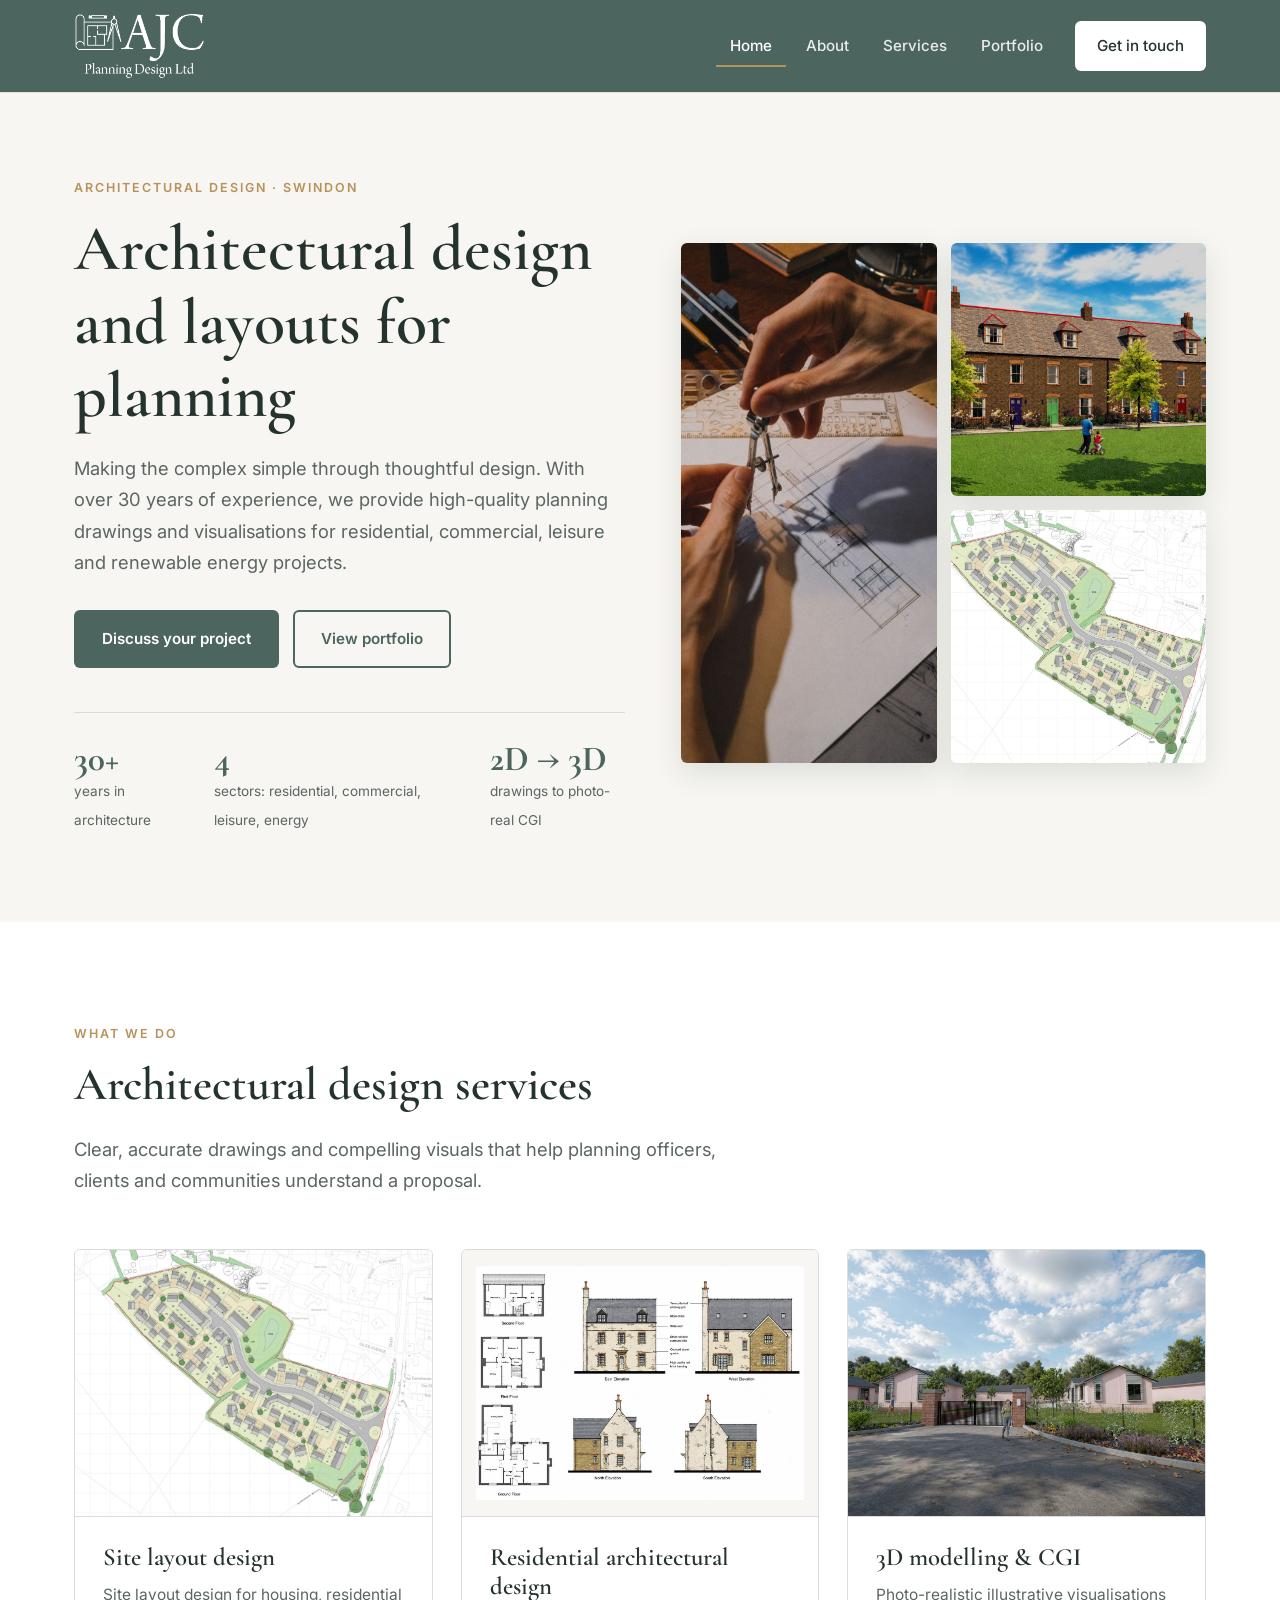
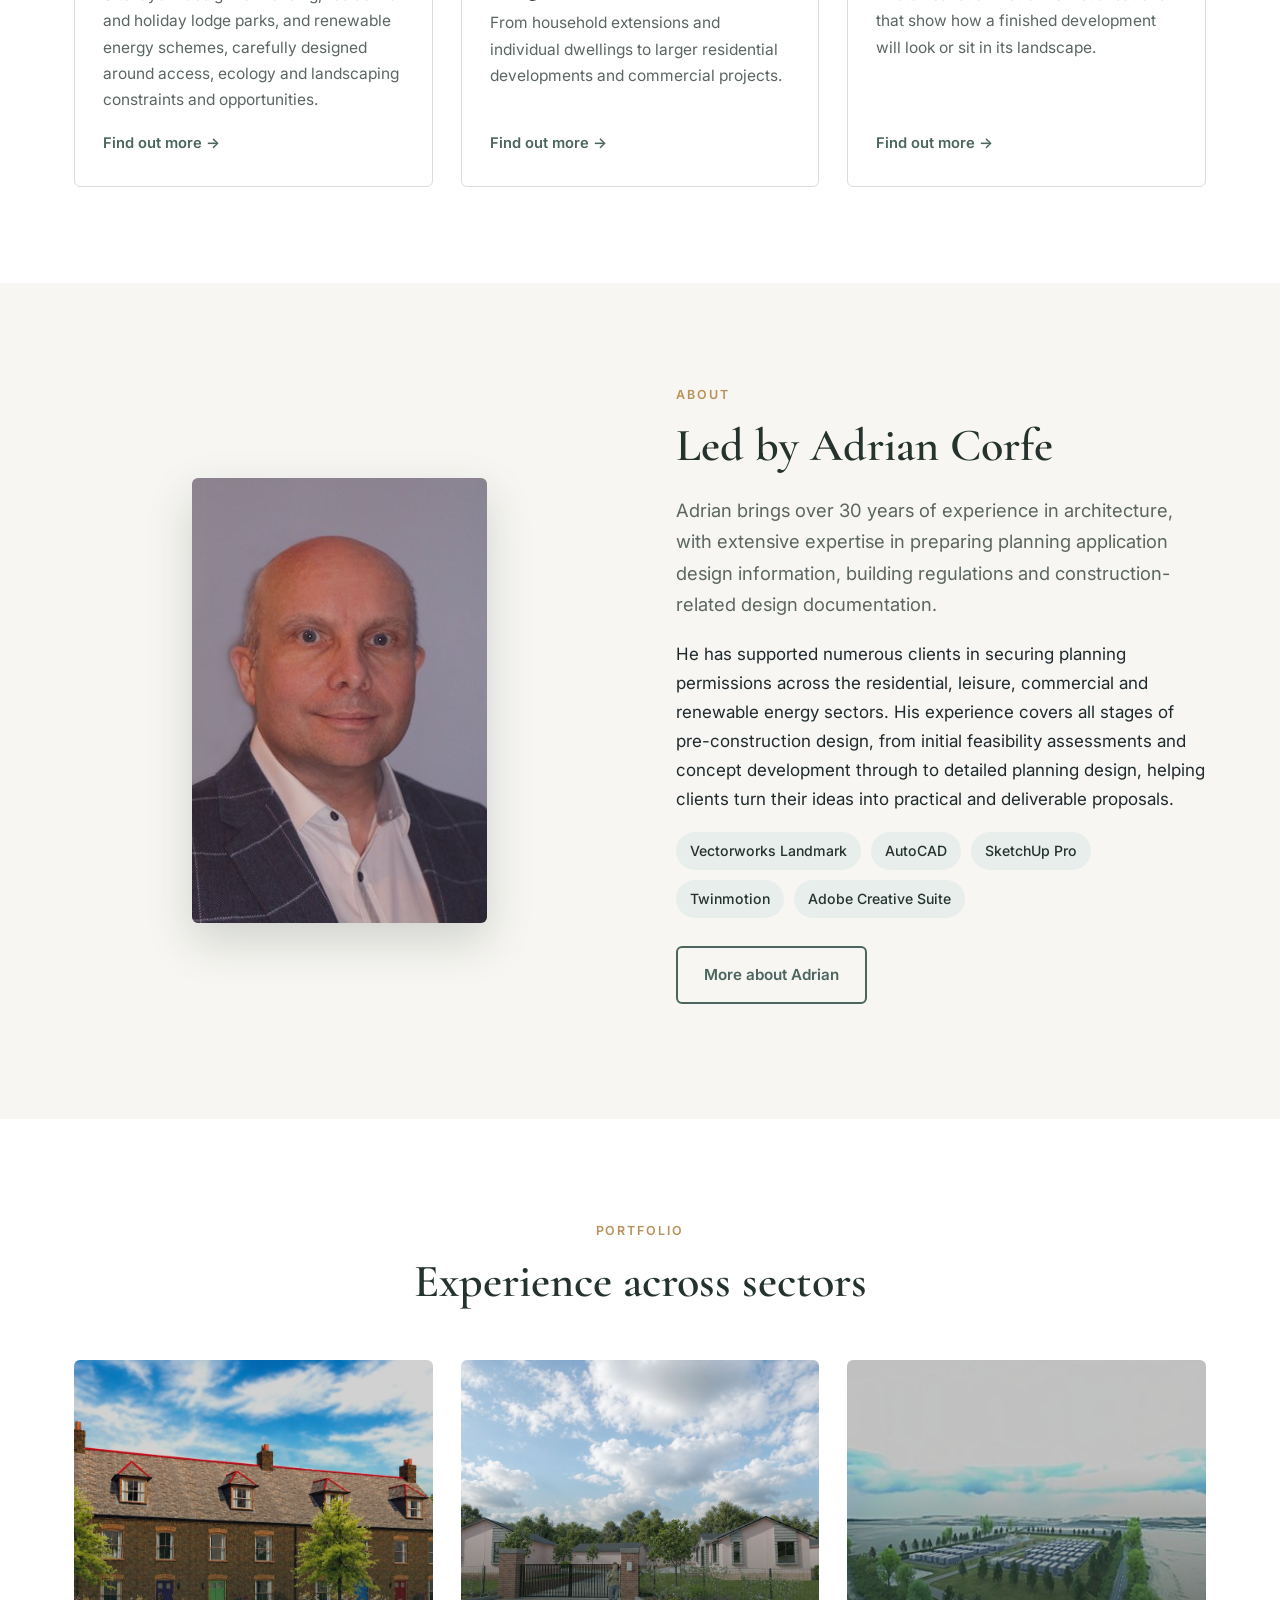
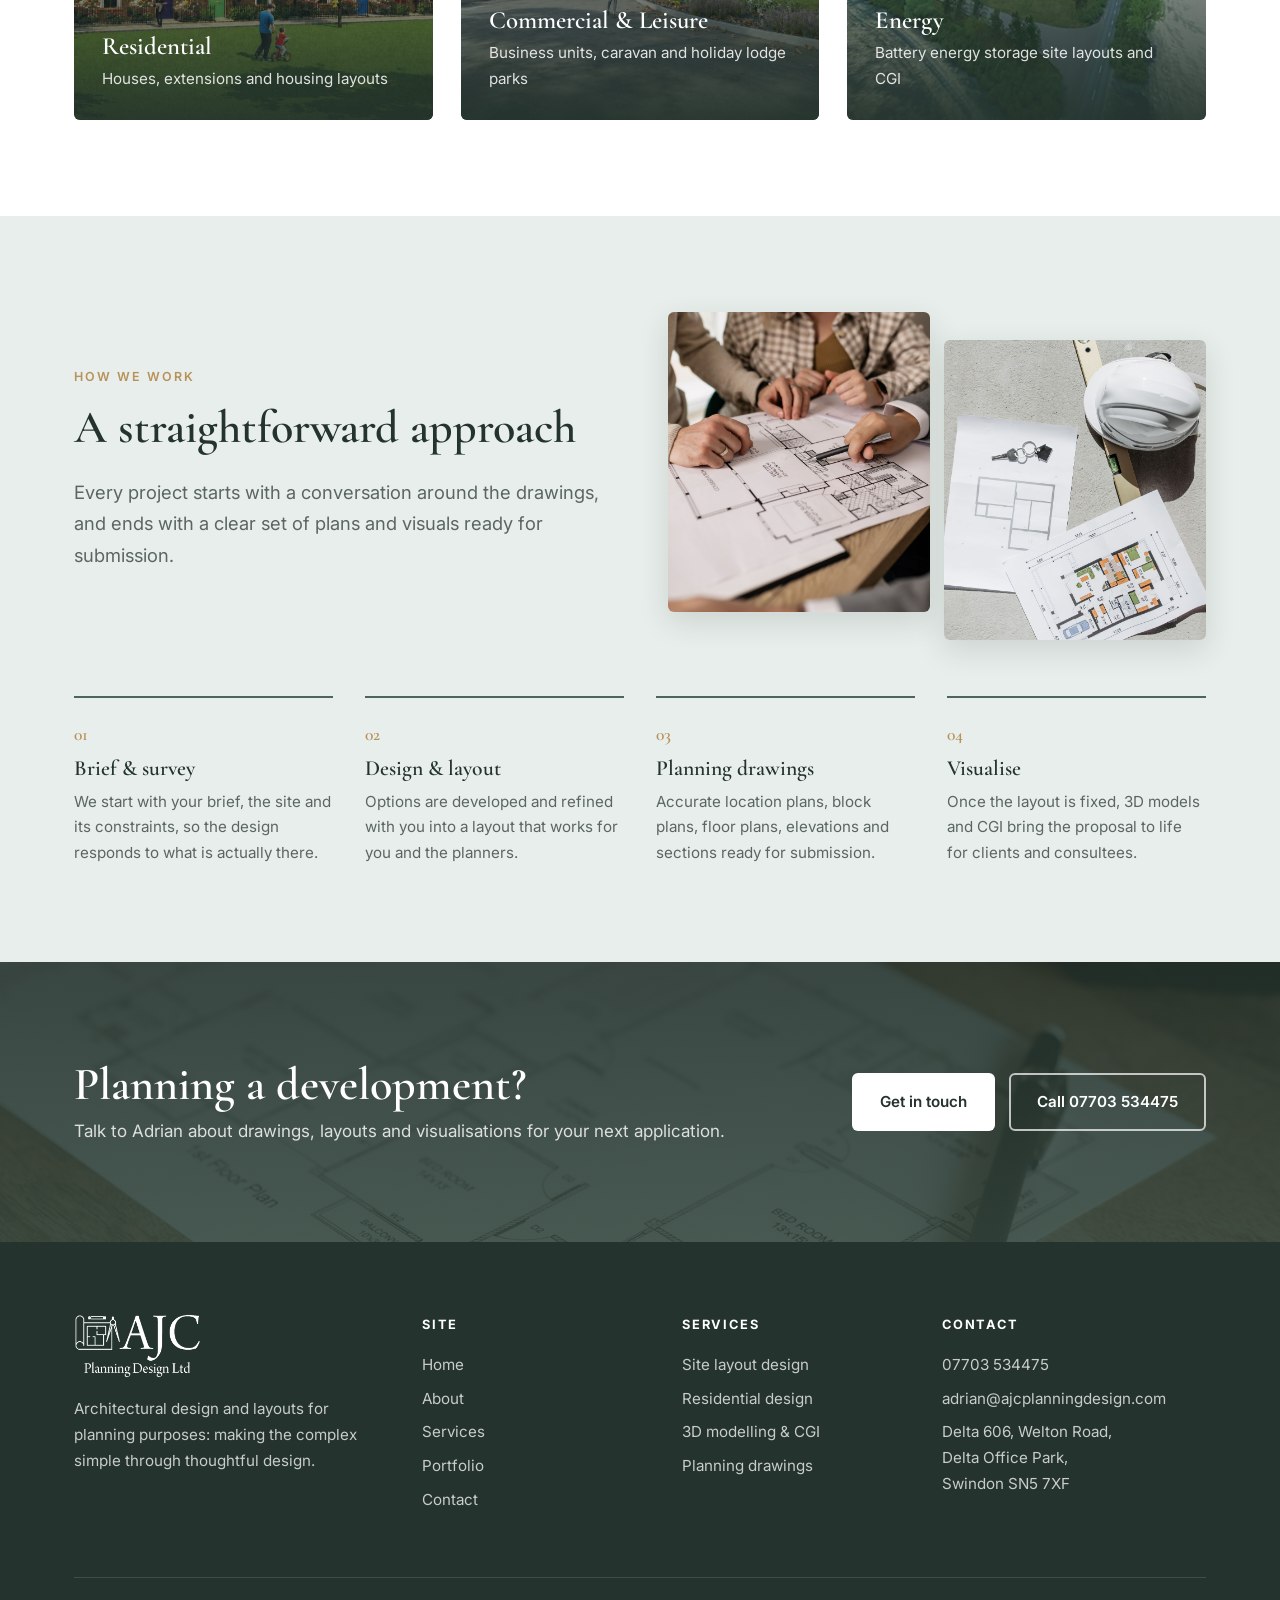
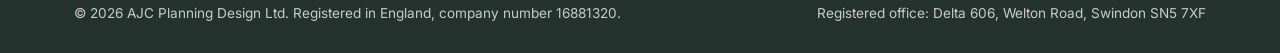
<file: index.html>
<!DOCTYPE html>
<html lang="en-GB">
<head>
<meta charset="utf-8">
<meta name="viewport" content="width=device-width, initial-scale=1">
<title>AJC Planning Design Ltd | Architectural Design for Planning, Swindon</title>
<meta name="description" content="Architectural design, site layouts, planning drawings and 3D CGI visualisations for residential, commercial and energy projects. Over 30 years of experience.">
<meta property="og:title" content="AJC Planning Design Ltd | Architectural Design for Planning, Swindon">
<meta property="og:description" content="Architectural design, site layouts, planning drawings and 3D CGI visualisations for residential, commercial and energy projects. Over 30 years of experience.">
<meta property="og:type" content="website">
<meta name="theme-color" content="#4c655f">
<link rel="icon" href="images/favicon.svg" type="image/svg+xml">
<link rel="preconnect" href="https://fonts.googleapis.com">
<link rel="preconnect" href="https://fonts.gstatic.com" crossorigin>
<link href="https://fonts.googleapis.com/css2?family=Cormorant+Garamond:wght@500;600;700&family=Inter:wght@400;500;600&display=swap" rel="stylesheet">
<link rel="stylesheet" href="css/styles.css">
</head>
<body>
<a class="skip-link" href="#main">Skip to main content</a>
<header class="site-header">
  <div class="container">
    <a class="brand" href="index.html" aria-label="AJC Planning Design Ltd, home"><img src="images/logo-white.png" alt="AJC Planning Design Ltd" width="243" height="122"></a>
    <button class="nav-toggle" aria-label="Open menu" aria-expanded="false" aria-controls="site-nav"><span></span><span></span><span></span></button>
    <nav class="nav" id="site-nav" aria-label="Main">
      <a href="index.html" aria-current="page">Home</a><a href="about.html">About</a><a href="services.html">Services</a><a href="portfolio.html">Portfolio</a>
      <a class="btn btn--light" href="contact.html">Get in touch</a>
    </nav>
  </div>
</header>
<main id="main">
<section class="hero">
  <div class="container">
    <div>
      <span class="eyebrow">Architectural design &middot; Swindon</span>
      <h1>Architectural design and layouts for planning</h1>
      <p class="lead">Making the complex simple through thoughtful design. With over 30 years of experience, we provide high-quality planning drawings and visualisations for residential, commercial, leisure and renewable energy projects.</p>
      <div class="hero-actions">
        <a class="btn btn--primary" href="contact.html">Discuss your project</a>
        <a class="btn btn--ghost" href="portfolio.html">View portfolio</a>
      </div>
      <div class="hero-meta">
        <div><strong>30+</strong><span>years in architecture</span></div>
        <div><strong>4</strong><span>sectors: residential, commercial, leisure, energy</span></div>
        <div><strong>2D &rarr; 3D</strong><span>drawings to photo-real CGI</span></div>
      </div>
    </div>
    <div class="hero-mosaic" aria-hidden="true">
      <figure><img src="images/photo-drafting-hands.jpg" alt=""></figure>
      <figure><img src="images/res-3d-cgi-terrace.jpg" alt=""></figure>
      <figure><img src="images/res-site-layout.jpg" alt=""></figure>
    </div>
  </div>
</section>

<section class="section">
  <div class="container">
    <div class="section-head">
      <span class="eyebrow">What we do</span>
      <h2>Architectural design services</h2>
      <p class="lead">Clear, accurate drawings and compelling visuals that help planning officers, clients and communities understand a proposal.</p>
    </div>
    <div class="grid grid--3">
      <article class="card reveal">
        <div class="card-media"><img src="images/res-site-layout.jpg" alt="Coloured site layout for a residential development with landscaping and open space" loading="lazy"></div>
        <div class="card-body">
          <h3>Site layout design</h3>
          <p>Site layout design for housing, residential and holiday lodge parks, and renewable energy schemes, carefully designed around access, ecology and landscaping constraints and opportunities.</p>
          <a class="text-link" href="services.html#site-layout">Find out more</a>
        </div>
      </article>
      <article class="card reveal">
        <div class="card-media card-media--contain"><img src="images/res-house-plans-elevations.jpg" alt="Coloured floor plans and elevations for a stone-built house" loading="lazy"></div>
        <div class="card-body">
          <h3>Residential architectural design</h3>
          <p>From household extensions and individual dwellings to larger residential developments and commercial projects.</p>
          <a class="text-link" href="services.html#residential">Find out more</a>
        </div>
      </article>
      <article class="card reveal">
        <div class="card-media"><img src="images/com-3d-cgi-home-park.jpg" alt="Photo-realistic 3D render of the entrance to a residential home park" loading="lazy"></div>
        <div class="card-body">
          <h3>3D modelling &amp; CGI</h3>
          <p>Photo-realistic illustrative visualisations that show how a finished development will look or sit in its landscape.</p>
          <a class="text-link" href="services.html#visualisation">Find out more</a>
        </div>
      </article>
    </div>
  </div>
</section>

<section class="section section--paper">
  <div class="container split">
    <div class="portrait reveal"><img src="images/adrian-corfe.jpg" alt="Adrian Corfe, Director of AJC Planning Design" loading="lazy" width="295" height="445"></div>
    <div class="reveal">
      <span class="eyebrow">About</span>
      <h2>Led by Adrian Corfe</h2>
      <p class="lead">Adrian brings over 30 years of experience in architecture, with extensive expertise in preparing planning application design information, building regulations and construction-related design documentation.</p>
      <p>He has supported numerous clients in securing planning permissions across the residential, leisure, commercial and renewable energy sectors. His experience covers all stages of pre-construction design, from initial feasibility assessments and concept development through to detailed planning design, helping clients turn their ideas into practical and deliverable proposals.</p>
      <ul class="chips">
        <li>Vectorworks Landmark</li><li>AutoCAD</li><li>SketchUp Pro</li><li>Twinmotion</li><li>Adobe Creative Suite</li>
      </ul>
      <p style="margin-top:28px"><a class="btn btn--ghost" href="about.html">More about Adrian</a></p>
    </div>
  </div>
</section>

<section class="section">
  <div class="container">
    <div class="section-head section-head--center">
      <span class="eyebrow">Portfolio</span>
      <h2>Experience across sectors</h2>
    </div>
    <div class="grid grid--3">
      <a class="sector reveal" href="portfolio.html#residential"><img src="images/res-3d-cgi-terrace.jpg" alt="" loading="lazy"><div><h3>Residential</h3><p>Houses, extensions and housing layouts</p></div></a>
      <a class="sector reveal" href="portfolio.html#commercial"><img src="images/com-3d-cgi-home-park.jpg" alt="" loading="lazy"><div><h3>Commercial &amp; Leisure</h3><p>Business units, caravan and holiday lodge parks</p></div></a>
      <a class="sector reveal" href="portfolio.html#energy"><img src="images/energy-3d-cgi.jpg" alt="" loading="lazy"><div><h3>Energy</h3><p>Battery energy storage site layouts and CGI</p></div></a>
    </div>
  </div>
</section>

<section class="section section--sage">
  <div class="container">
    <div class="approach-head">
      <div class="section-head">
        <span class="eyebrow">How we work</span>
        <h2>A straightforward approach</h2>
        <p class="lead">Every project starts with a conversation around the drawings, and ends with a clear set of plans and visuals ready for submission.</p>
      </div>
      <div class="photo-pair reveal" aria-hidden="true">
        <img src="images/photo-reviewing-plans.jpg" alt="" loading="lazy">
        <img src="images/photo-plans-hard-hat.jpg" alt="" loading="lazy">
      </div>
    </div>
    <div class="features">
      <div class="feature reveal"><span class="num">01</span><h3>Brief &amp; survey</h3><p>We start with your brief, the site and its constraints, so the design responds to what is actually there.</p></div>
      <div class="feature reveal"><span class="num">02</span><h3>Design &amp; layout</h3><p>Options are developed and refined with you into a layout that works for you and the planners.</p></div>
      <div class="feature reveal"><span class="num">03</span><h3>Planning drawings</h3><p>Accurate location plans, block plans, floor plans, elevations and sections ready for submission.</p></div>
      <div class="feature reveal"><span class="num">04</span><h3>Visualise</h3><p>Once the layout is fixed, 3D models and CGI bring the proposal to life for clients and consultees.</p></div>
    </div>
  </div>
</section>

<section class="cta-band cta-band--photo">
  <div class="container">
    <div>
      <h2>Planning a development?</h2>
      <p>Talk to Adrian about drawings, layouts and visualisations for your next application.</p>
    </div>
    <div class="hero-actions">
      <a class="btn btn--light" href="contact.html">Get in touch</a>
      <a class="btn btn--outline-light" href="tel:+447703534475">Call 07703 534475</a>
    </div>
  </div>
</section>
</main>
<footer class="site-footer">
  <div class="container">
    <div class="footer-grid">
      <div>
        <img src="images/logo-white.png" alt="AJC Planning Design Ltd" width="243" height="122" loading="lazy">
        <p>Architectural design and layouts for planning purposes: making the complex simple through thoughtful design.</p>
      </div>
      <div>
        <h4>Site</h4>
        <ul>
          <li><a href="index.html">Home</a></li>
          <li><a href="about.html">About</a></li>
          <li><a href="services.html">Services</a></li>
          <li><a href="portfolio.html">Portfolio</a></li>
          <li><a href="contact.html">Contact</a></li>
        </ul>
      </div>
      <div>
        <h4>Services</h4>
        <ul>
          <li><a href="services.html#site-layout">Site layout design</a></li>
          <li><a href="services.html#residential">Residential design</a></li>
          <li><a href="services.html#visualisation">3D modelling &amp; CGI</a></li>
          <li><a href="services.html#planning-drawings">Planning drawings</a></li>
        </ul>
      </div>
      <div>
        <h4>Contact</h4>
        <ul>
          <li><a href="tel:+447703534475">07703 534475</a></li>
          <li><a href="mailto:adrian@ajcplanningdesign.com">adrian@ajcplanningdesign.com</a></li>
          <li>Delta 606, Welton Road,<br>Delta Office Park,<br>Swindon SN5 7XF</li>
        </ul>
      </div>
    </div>
    <div class="footer-bottom">
      <span>&copy; <span data-year>2026</span> AJC Planning Design Ltd. Registered in England, company number 16881320.</span>
      <span>Registered office: Delta 606, Welton Road, Swindon SN5 7XF</span>
    </div>
  </div>
</footer>
<script src="js/main.js" defer></script>
</body>
</html>
</file>
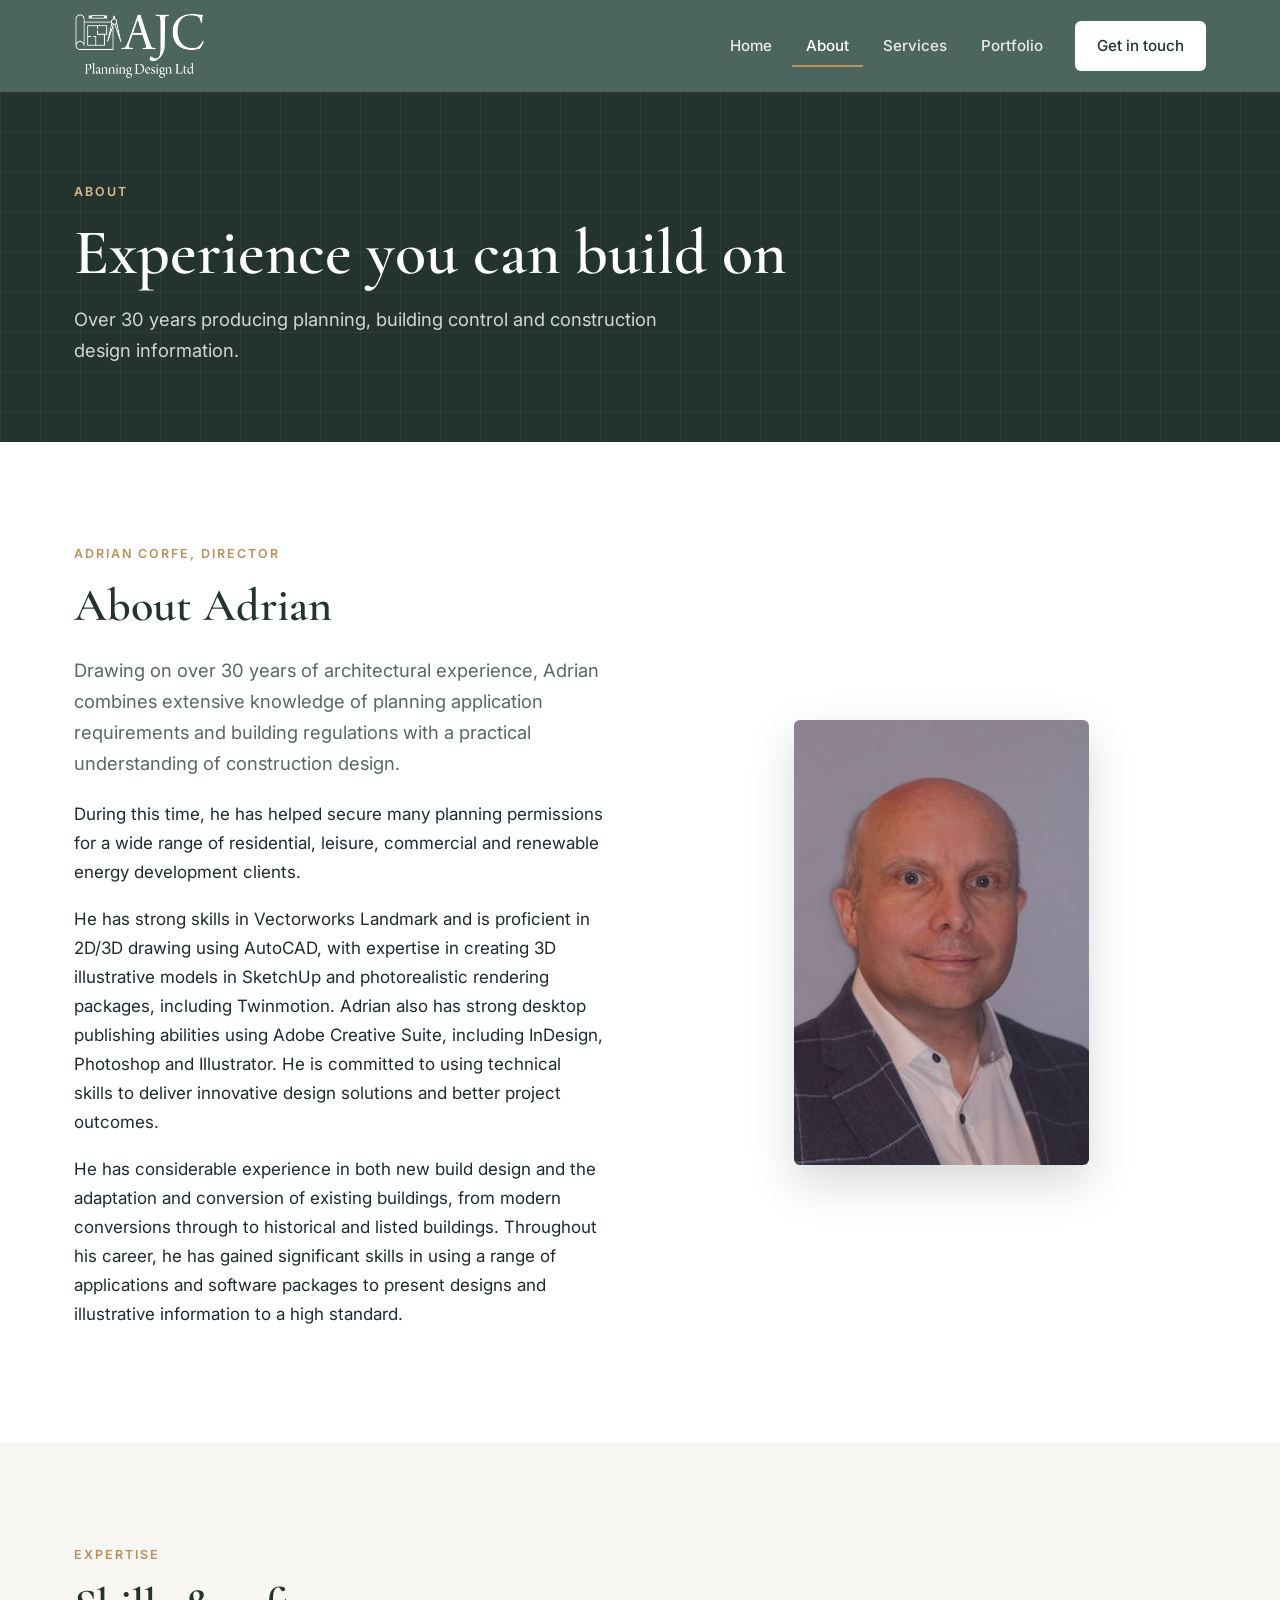
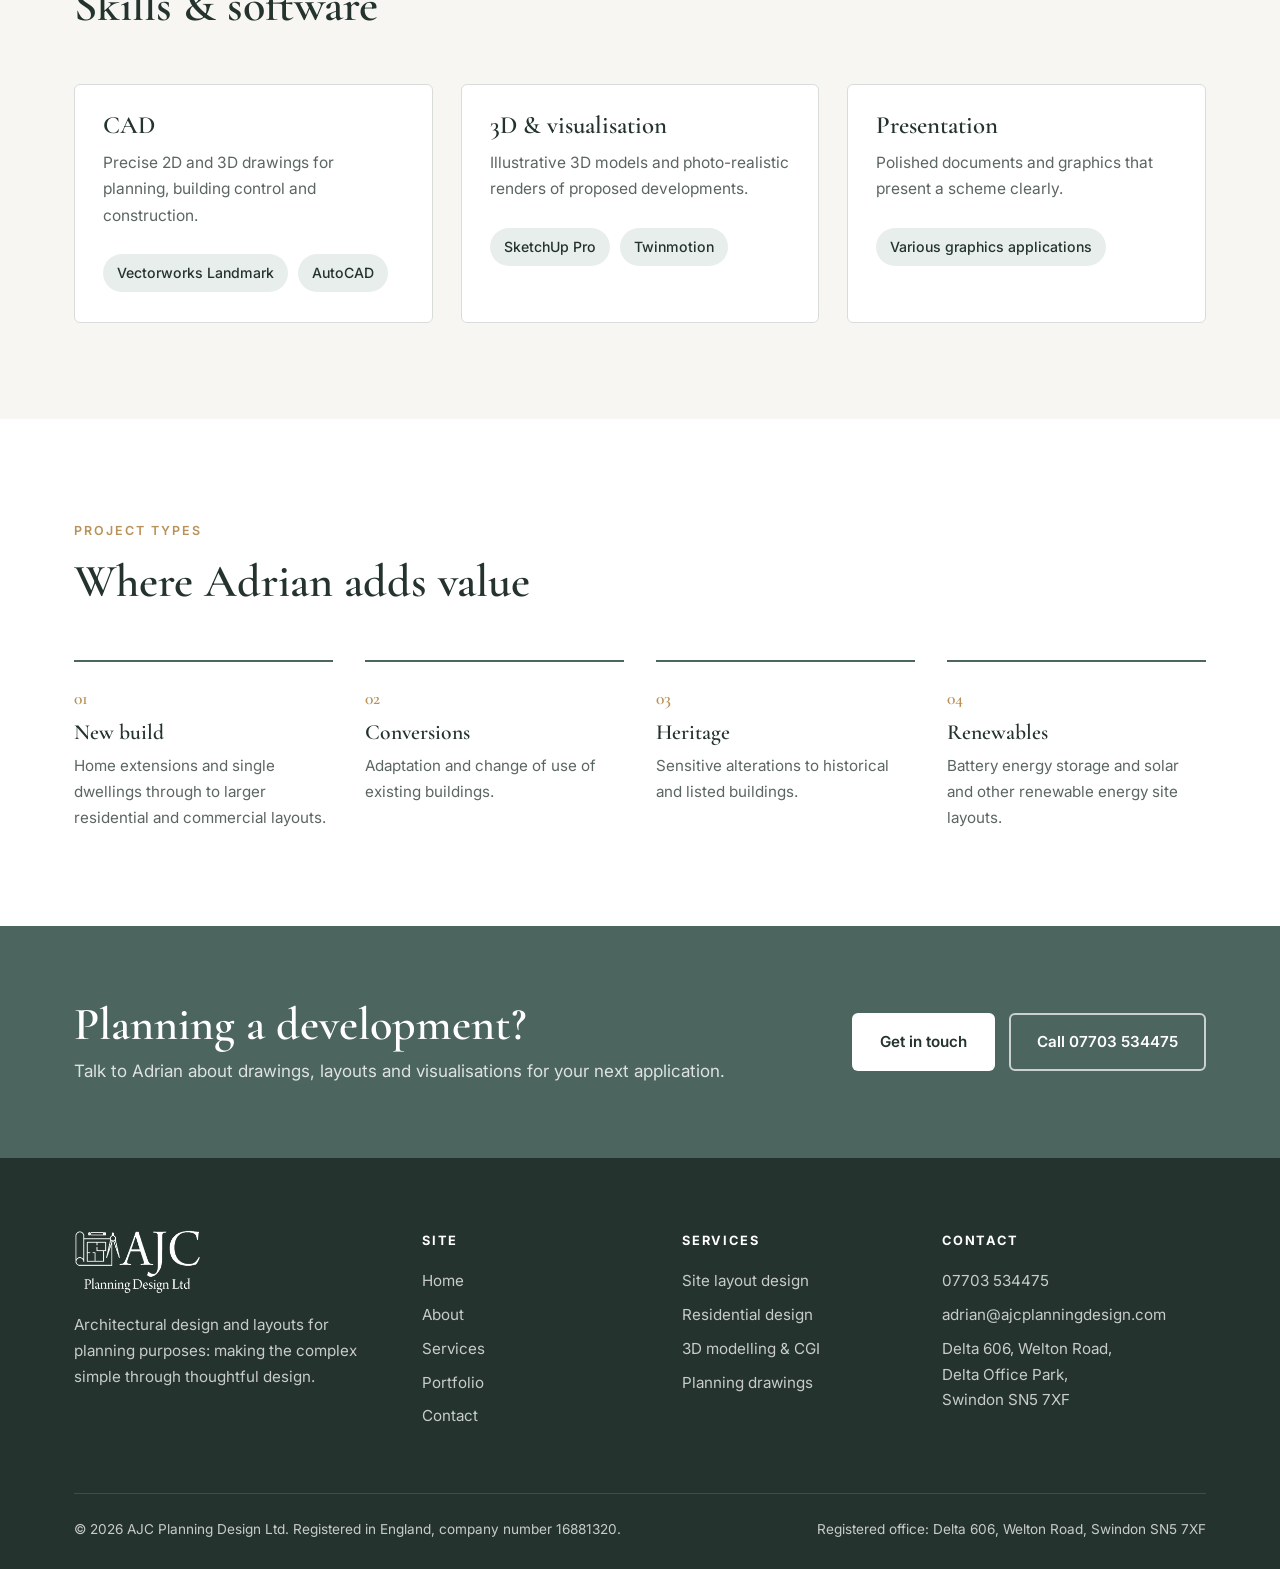
<file: about.html>
<!DOCTYPE html>
<html lang="en-GB">
<head>
<meta charset="utf-8">
<meta name="viewport" content="width=device-width, initial-scale=1">
<title>About Adrian Corfe | AJC Planning Design Ltd</title>
<meta name="description" content="Adrian Corfe has over 30 years of experience in architecture, producing planning, building control and construction design information.">
<meta property="og:title" content="About Adrian Corfe | AJC Planning Design Ltd">
<meta property="og:description" content="Adrian Corfe has over 30 years of experience in architecture, producing planning, building control and construction design information.">
<meta property="og:type" content="website">
<meta name="theme-color" content="#4c655f">
<link rel="icon" href="images/favicon.svg" type="image/svg+xml">
<link rel="preconnect" href="https://fonts.googleapis.com">
<link rel="preconnect" href="https://fonts.gstatic.com" crossorigin>
<link href="https://fonts.googleapis.com/css2?family=Cormorant+Garamond:wght@500;600;700&family=Inter:wght@400;500;600&display=swap" rel="stylesheet">
<link rel="stylesheet" href="css/styles.css">
</head>
<body>
<a class="skip-link" href="#main">Skip to main content</a>
<header class="site-header">
  <div class="container">
    <a class="brand" href="index.html" aria-label="AJC Planning Design Ltd, home"><img src="images/logo-white.png" alt="AJC Planning Design Ltd" width="243" height="122"></a>
    <button class="nav-toggle" aria-label="Open menu" aria-expanded="false" aria-controls="site-nav"><span></span><span></span><span></span></button>
    <nav class="nav" id="site-nav" aria-label="Main">
      <a href="index.html">Home</a><a href="about.html" aria-current="page">About</a><a href="services.html">Services</a><a href="portfolio.html">Portfolio</a>
      <a class="btn btn--light" href="contact.html">Get in touch</a>
    </nav>
  </div>
</header>
<main id="main">
<section class="page-hero">
  <div class="container">
    <span class="eyebrow">About</span>
    <h1>Experience you can build on</h1>
    <p>Over 30 years producing planning, building control and construction design information.</p>
  </div>
</section>

<section class="section">
  <div class="container split">
    <div class="reveal">
      <span class="eyebrow">Adrian Corfe, Director</span>
      <h2>About Adrian</h2>
      <p class="lead">Drawing on over 30 years of architectural experience, Adrian combines extensive knowledge of planning application requirements and building regulations with a practical understanding of construction design.</p>
      <p>During this time, he has helped secure many planning permissions for a wide range of residential, leisure, commercial and renewable energy development clients.</p>
      <p>He has strong skills in Vectorworks Landmark and is proficient in 2D/3D drawing using AutoCAD, with expertise in creating 3D illustrative models in SketchUp and photorealistic rendering packages, including Twinmotion. Adrian also has strong desktop publishing abilities using Adobe Creative Suite, including InDesign, Photoshop and Illustrator. He is committed to using technical skills to deliver innovative design solutions and better project outcomes.</p>
      <p>He has considerable experience in both new build design and the adaptation and conversion of existing buildings, from modern conversions through to historical and listed buildings. Throughout his career, he has gained significant skills in using a range of applications and software packages to present designs and illustrative information to a high standard.</p>
    </div>
    <div class="portrait reveal"><img src="images/adrian-corfe.jpg" alt="Adrian Corfe, Director of AJC Planning Design" width="295" height="445"></div>
  </div>
</section>

<section class="section section--paper">
  <div class="container">
    <div class="section-head">
      <span class="eyebrow">Expertise</span>
      <h2>Skills &amp; software</h2>
    </div>
    <div class="grid grid--3">
      <div class="card reveal"><div class="card-body"><h3>CAD</h3><p>Precise 2D and 3D drawings for planning, building control and construction.</p><ul class="chips"><li>Vectorworks Landmark</li><li>AutoCAD</li></ul></div></div>
      <div class="card reveal"><div class="card-body"><h3>3D &amp; visualisation</h3><p>Illustrative 3D models and photo-realistic renders of proposed developments.</p><ul class="chips"><li>SketchUp Pro</li><li>Twinmotion</li></ul></div></div>
      <div class="card reveal"><div class="card-body"><h3>Presentation</h3><p>Polished documents and graphics that present a scheme clearly.</p><ul class="chips"><li>Various graphics applications</li></ul></div></div>
    </div>
  </div>
</section>

<section class="section">
  <div class="container">
    <div class="section-head"><span class="eyebrow">Project types</span><h2>Where Adrian adds value</h2></div>
    <div class="features">
      <div class="feature reveal"><span class="num">01</span><h3>New build</h3><p>Home extensions and single dwellings through to larger residential and commercial layouts.</p></div>
      <div class="feature reveal"><span class="num">02</span><h3>Conversions</h3><p>Adaptation and change of use of existing buildings.</p></div>
      <div class="feature reveal"><span class="num">03</span><h3>Heritage</h3><p>Sensitive alterations to historical and listed buildings.</p></div>
      <div class="feature reveal"><span class="num">04</span><h3>Renewables</h3><p>Battery energy storage and solar and other renewable energy site layouts.</p></div>
    </div>
  </div>
</section>

<section class="cta-band">
  <div class="container">
    <div>
      <h2>Planning a development?</h2>
      <p>Talk to Adrian about drawings, layouts and visualisations for your next application.</p>
    </div>
    <div class="hero-actions">
      <a class="btn btn--light" href="contact.html">Get in touch</a>
      <a class="btn btn--outline-light" href="tel:+447703534475">Call 07703 534475</a>
    </div>
  </div>
</section>
</main>
<footer class="site-footer">
  <div class="container">
    <div class="footer-grid">
      <div>
        <img src="images/logo-white.png" alt="AJC Planning Design Ltd" width="243" height="122" loading="lazy">
        <p>Architectural design and layouts for planning purposes: making the complex simple through thoughtful design.</p>
      </div>
      <div>
        <h4>Site</h4>
        <ul>
          <li><a href="index.html">Home</a></li>
          <li><a href="about.html">About</a></li>
          <li><a href="services.html">Services</a></li>
          <li><a href="portfolio.html">Portfolio</a></li>
          <li><a href="contact.html">Contact</a></li>
        </ul>
      </div>
      <div>
        <h4>Services</h4>
        <ul>
          <li><a href="services.html#site-layout">Site layout design</a></li>
          <li><a href="services.html#residential">Residential design</a></li>
          <li><a href="services.html#visualisation">3D modelling &amp; CGI</a></li>
          <li><a href="services.html#planning-drawings">Planning drawings</a></li>
        </ul>
      </div>
      <div>
        <h4>Contact</h4>
        <ul>
          <li><a href="tel:+447703534475">07703 534475</a></li>
          <li><a href="mailto:adrian@ajcplanningdesign.com">adrian@ajcplanningdesign.com</a></li>
          <li>Delta 606, Welton Road,<br>Delta Office Park,<br>Swindon SN5 7XF</li>
        </ul>
      </div>
    </div>
    <div class="footer-bottom">
      <span>&copy; <span data-year>2026</span> AJC Planning Design Ltd. Registered in England, company number 16881320.</span>
      <span>Registered office: Delta 606, Welton Road, Swindon SN5 7XF</span>
    </div>
  </div>
</footer>
<script src="js/main.js" defer></script>
</body>
</html>
</file>
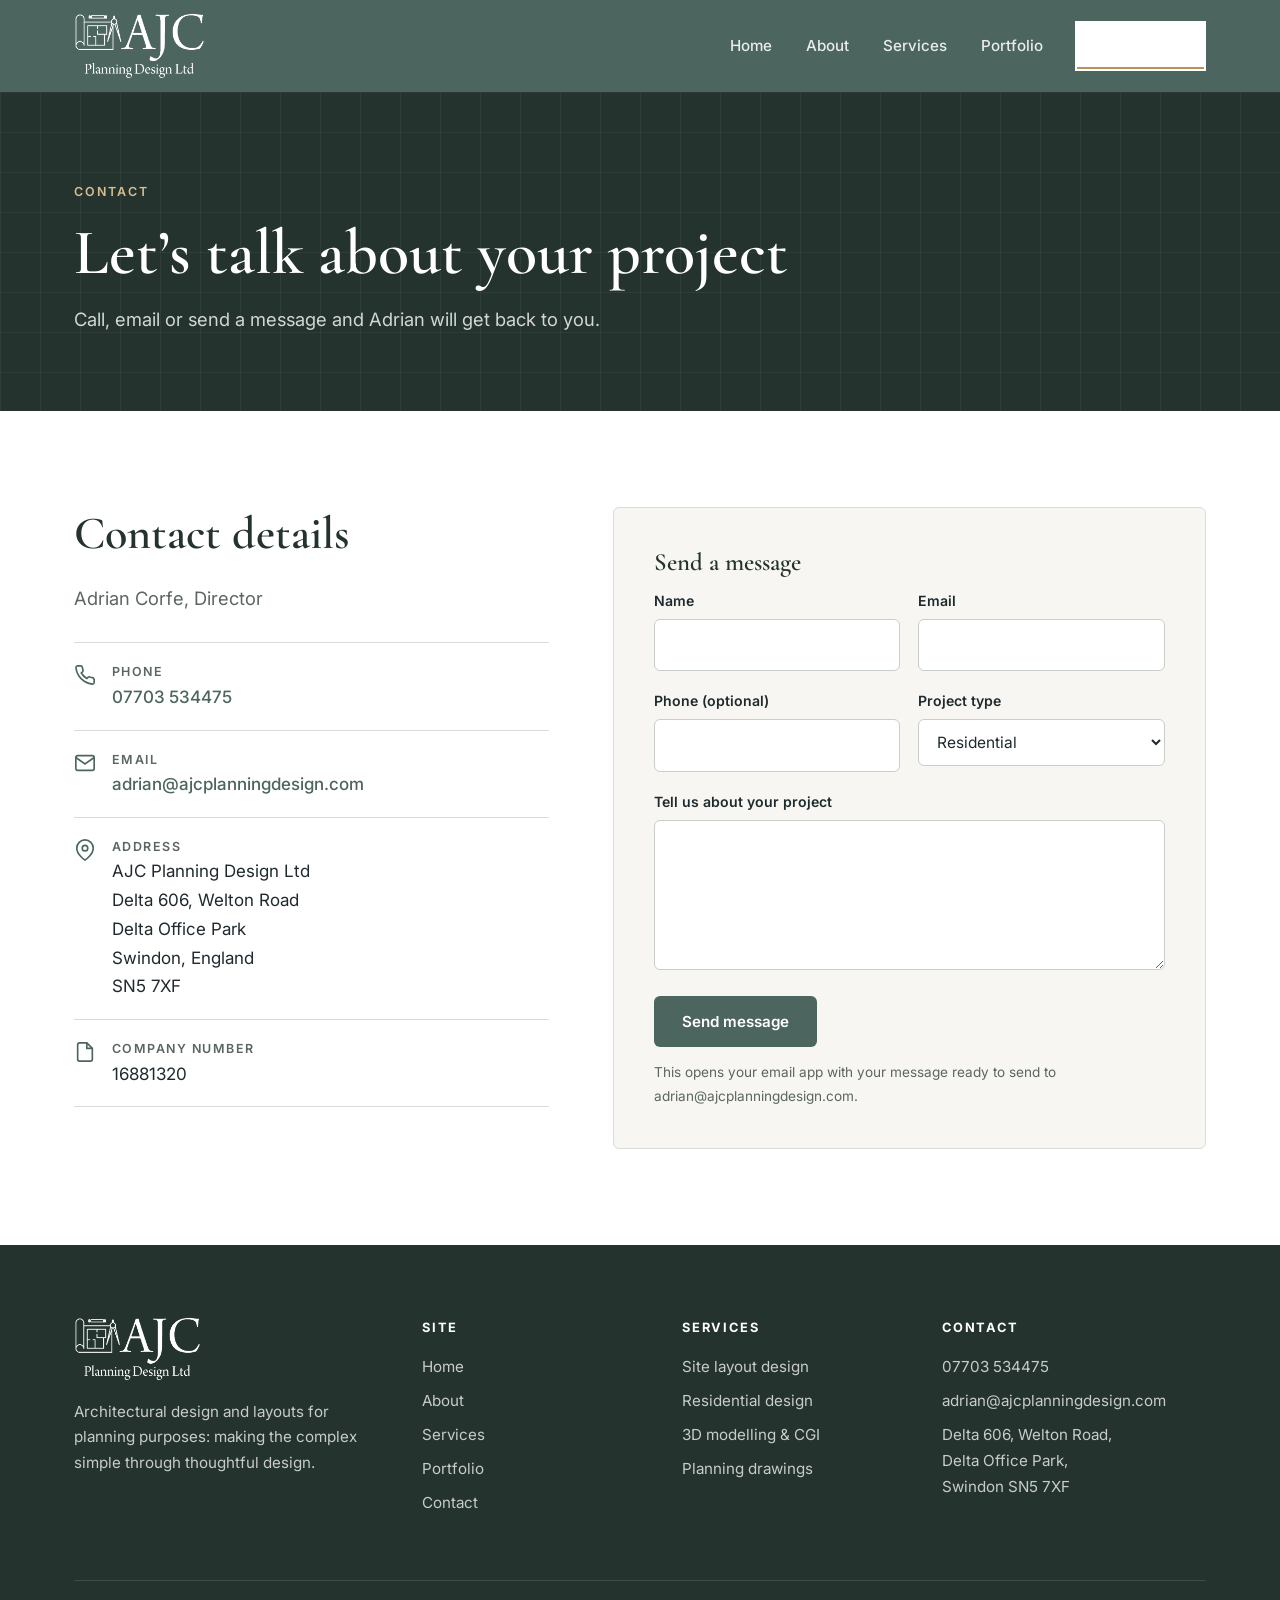
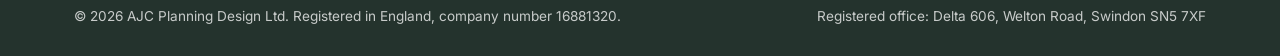
<file: contact.html>
<!DOCTYPE html>
<html lang="en-GB">
<head>
<meta charset="utf-8">
<meta name="viewport" content="width=device-width, initial-scale=1">
<title>Contact | AJC Planning Design Ltd</title>
<meta name="description" content="Contact Adrian Corfe at AJC Planning Design Ltd, Delta Office Park, Swindon.">
<meta property="og:title" content="Contact | AJC Planning Design Ltd">
<meta property="og:description" content="Contact Adrian Corfe at AJC Planning Design Ltd, Delta Office Park, Swindon.">
<meta property="og:type" content="website">
<meta name="theme-color" content="#4c655f">
<link rel="icon" href="images/favicon.svg" type="image/svg+xml">
<link rel="preconnect" href="https://fonts.googleapis.com">
<link rel="preconnect" href="https://fonts.gstatic.com" crossorigin>
<link href="https://fonts.googleapis.com/css2?family=Cormorant+Garamond:wght@500;600;700&family=Inter:wght@400;500;600&display=swap" rel="stylesheet">
<link rel="stylesheet" href="css/styles.css">
</head>
<body>
<a class="skip-link" href="#main">Skip to main content</a>
<header class="site-header">
  <div class="container">
    <a class="brand" href="index.html" aria-label="AJC Planning Design Ltd, home"><img src="images/logo-white.png" alt="AJC Planning Design Ltd" width="243" height="122"></a>
    <button class="nav-toggle" aria-label="Open menu" aria-expanded="false" aria-controls="site-nav"><span></span><span></span><span></span></button>
    <nav class="nav" id="site-nav" aria-label="Main">
      <a href="index.html">Home</a><a href="about.html">About</a><a href="services.html">Services</a><a href="portfolio.html">Portfolio</a>
      <a class="btn btn--light" href="contact.html" aria-current="page">Get in touch</a>
    </nav>
  </div>
</header>
<main id="main">
<section class="page-hero">
  <div class="container">
    <span class="eyebrow">Contact</span>
    <h1>Let&rsquo;s talk about your project</h1>
    <p>Call, email or send a message and Adrian will get back to you.</p>
  </div>
</section>

<section class="section">
  <div class="container contact-grid">
    <div class="reveal">
      <h2>Contact details</h2>
      <p class="lead">Adrian Corfe, Director</p>
      <ul class="contact-list">
        <li><svg viewBox="0 0 24 24" fill="none" stroke="currentColor" stroke-width="1.8" aria-hidden="true"><path d="M22 16.9v3a2 2 0 0 1-2.2 2 19.8 19.8 0 0 1-8.6-3.1 19.5 19.5 0 0 1-6-6A19.8 19.8 0 0 1 2.1 4.2 2 2 0 0 1 4.1 2h3a2 2 0 0 1 2 1.7c.1.9.4 1.8.7 2.7a2 2 0 0 1-.5 2.1L8 9.8a16 16 0 0 0 6 6l1.3-1.3a2 2 0 0 1 2.1-.4c.9.3 1.8.6 2.7.7a2 2 0 0 1 1.7 2z"/></svg><div><strong>Phone</strong><a href="tel:+447703534475">07703 534475</a></div></li>
        <li><svg viewBox="0 0 24 24" fill="none" stroke="currentColor" stroke-width="1.8" aria-hidden="true"><rect x="2" y="4" width="20" height="16" rx="2"/><path d="m22 6-10 7L2 6"/></svg><div><strong>Email</strong><a href="mailto:adrian@ajcplanningdesign.com">adrian@ajcplanningdesign.com</a></div></li>
        <li><svg viewBox="0 0 24 24" fill="none" stroke="currentColor" stroke-width="1.8" aria-hidden="true"><path d="M21 10c0 7-9 13-9 13S3 17 3 10a9 9 0 0 1 18 0z"/><circle cx="12" cy="10" r="3"/></svg><div><strong>Address</strong>AJC Planning Design Ltd<br>Delta 606, Welton Road<br>Delta Office Park<br>Swindon, England<br>SN5 7XF</div></li>
        <li><svg viewBox="0 0 24 24" fill="none" stroke="currentColor" stroke-width="1.8" aria-hidden="true"><path d="M14 2H6a2 2 0 0 0-2 2v16a2 2 0 0 0 2 2h12a2 2 0 0 0 2-2V8z"/><path d="M14 2v6h6"/></svg><div><strong>Company number</strong>16881320</div></li>
      </ul>
    </div>
    <div class="form-card reveal">
      <h3>Send a message</h3>
      <form id="contact-form" novalidate>
        <div class="form-row">
          <div class="field"><label for="name">Name</label><input id="name" name="name" autocomplete="name" required></div>
          <div class="field"><label for="email">Email</label><input id="email" name="email" type="email" autocomplete="email" required></div>
        </div>
        <div class="form-row">
          <div class="field"><label for="phone">Phone (optional)</label><input id="phone" name="phone" type="tel" autocomplete="tel"></div>
          <div class="field"><label for="type">Project type</label>
            <select id="type" name="type"><option>Residential</option><option>Commercial &amp; Leisure</option><option>Energy</option><option>Other</option></select>
          </div>
        </div>
        <div class="field"><label for="message">Tell us about your project</label><textarea id="message" name="message" required></textarea></div>
        <button class="btn btn--primary" type="submit">Send message</button>
        <p class="form-note" id="form-note">This opens your email app with your message ready to send to adrian@ajcplanningdesign.com.</p>
      </form>
    </div>
  </div>
</section>
</main>
<footer class="site-footer">
  <div class="container">
    <div class="footer-grid">
      <div>
        <img src="images/logo-white.png" alt="AJC Planning Design Ltd" width="243" height="122" loading="lazy">
        <p>Architectural design and layouts for planning purposes: making the complex simple through thoughtful design.</p>
      </div>
      <div>
        <h4>Site</h4>
        <ul>
          <li><a href="index.html">Home</a></li>
          <li><a href="about.html">About</a></li>
          <li><a href="services.html">Services</a></li>
          <li><a href="portfolio.html">Portfolio</a></li>
          <li><a href="contact.html">Contact</a></li>
        </ul>
      </div>
      <div>
        <h4>Services</h4>
        <ul>
          <li><a href="services.html#site-layout">Site layout design</a></li>
          <li><a href="services.html#residential">Residential design</a></li>
          <li><a href="services.html#visualisation">3D modelling &amp; CGI</a></li>
          <li><a href="services.html#planning-drawings">Planning drawings</a></li>
        </ul>
      </div>
      <div>
        <h4>Contact</h4>
        <ul>
          <li><a href="tel:+447703534475">07703 534475</a></li>
          <li><a href="mailto:adrian@ajcplanningdesign.com">adrian@ajcplanningdesign.com</a></li>
          <li>Delta 606, Welton Road,<br>Delta Office Park,<br>Swindon SN5 7XF</li>
        </ul>
      </div>
    </div>
    <div class="footer-bottom">
      <span>&copy; <span data-year>2026</span> AJC Planning Design Ltd. Registered in England, company number 16881320.</span>
      <span>Registered office: Delta 606, Welton Road, Swindon SN5 7XF</span>
    </div>
  </div>
</footer>
<script src="js/main.js" defer></script>
</body>
</html>
</file>
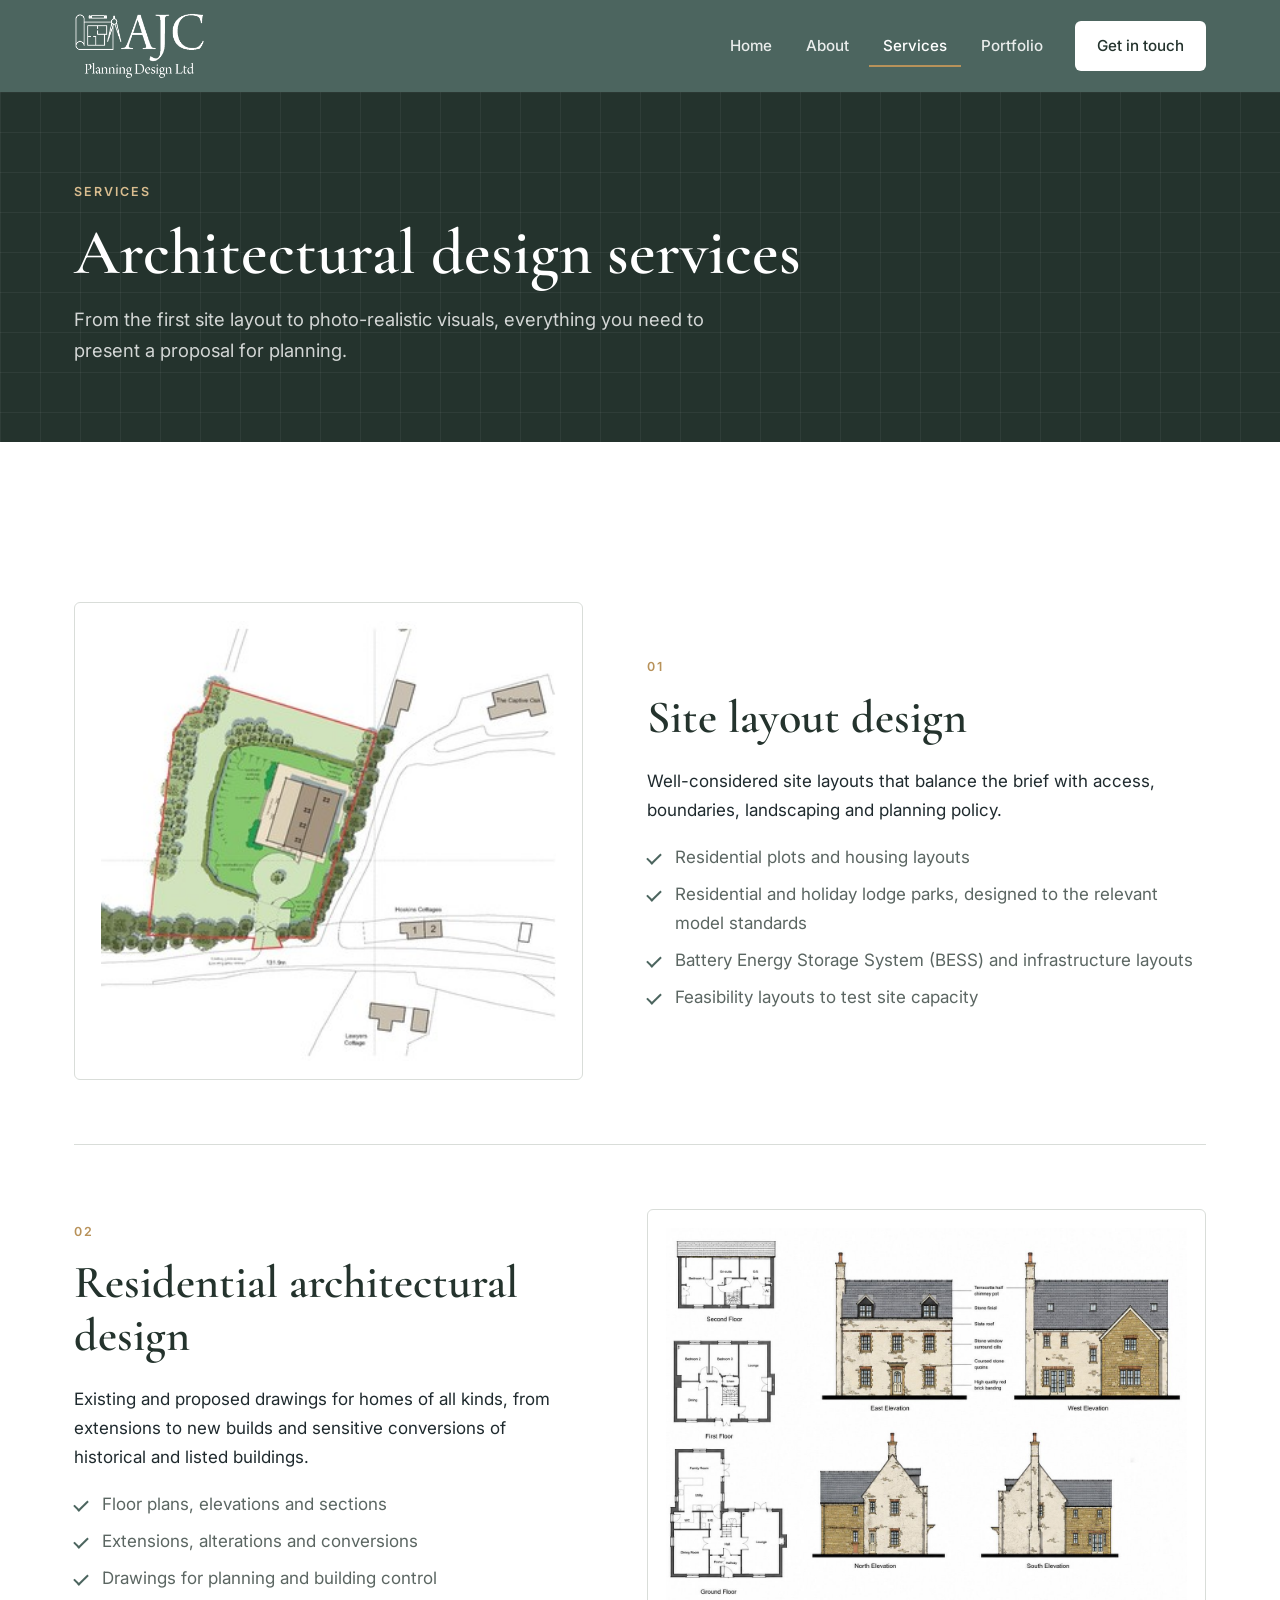
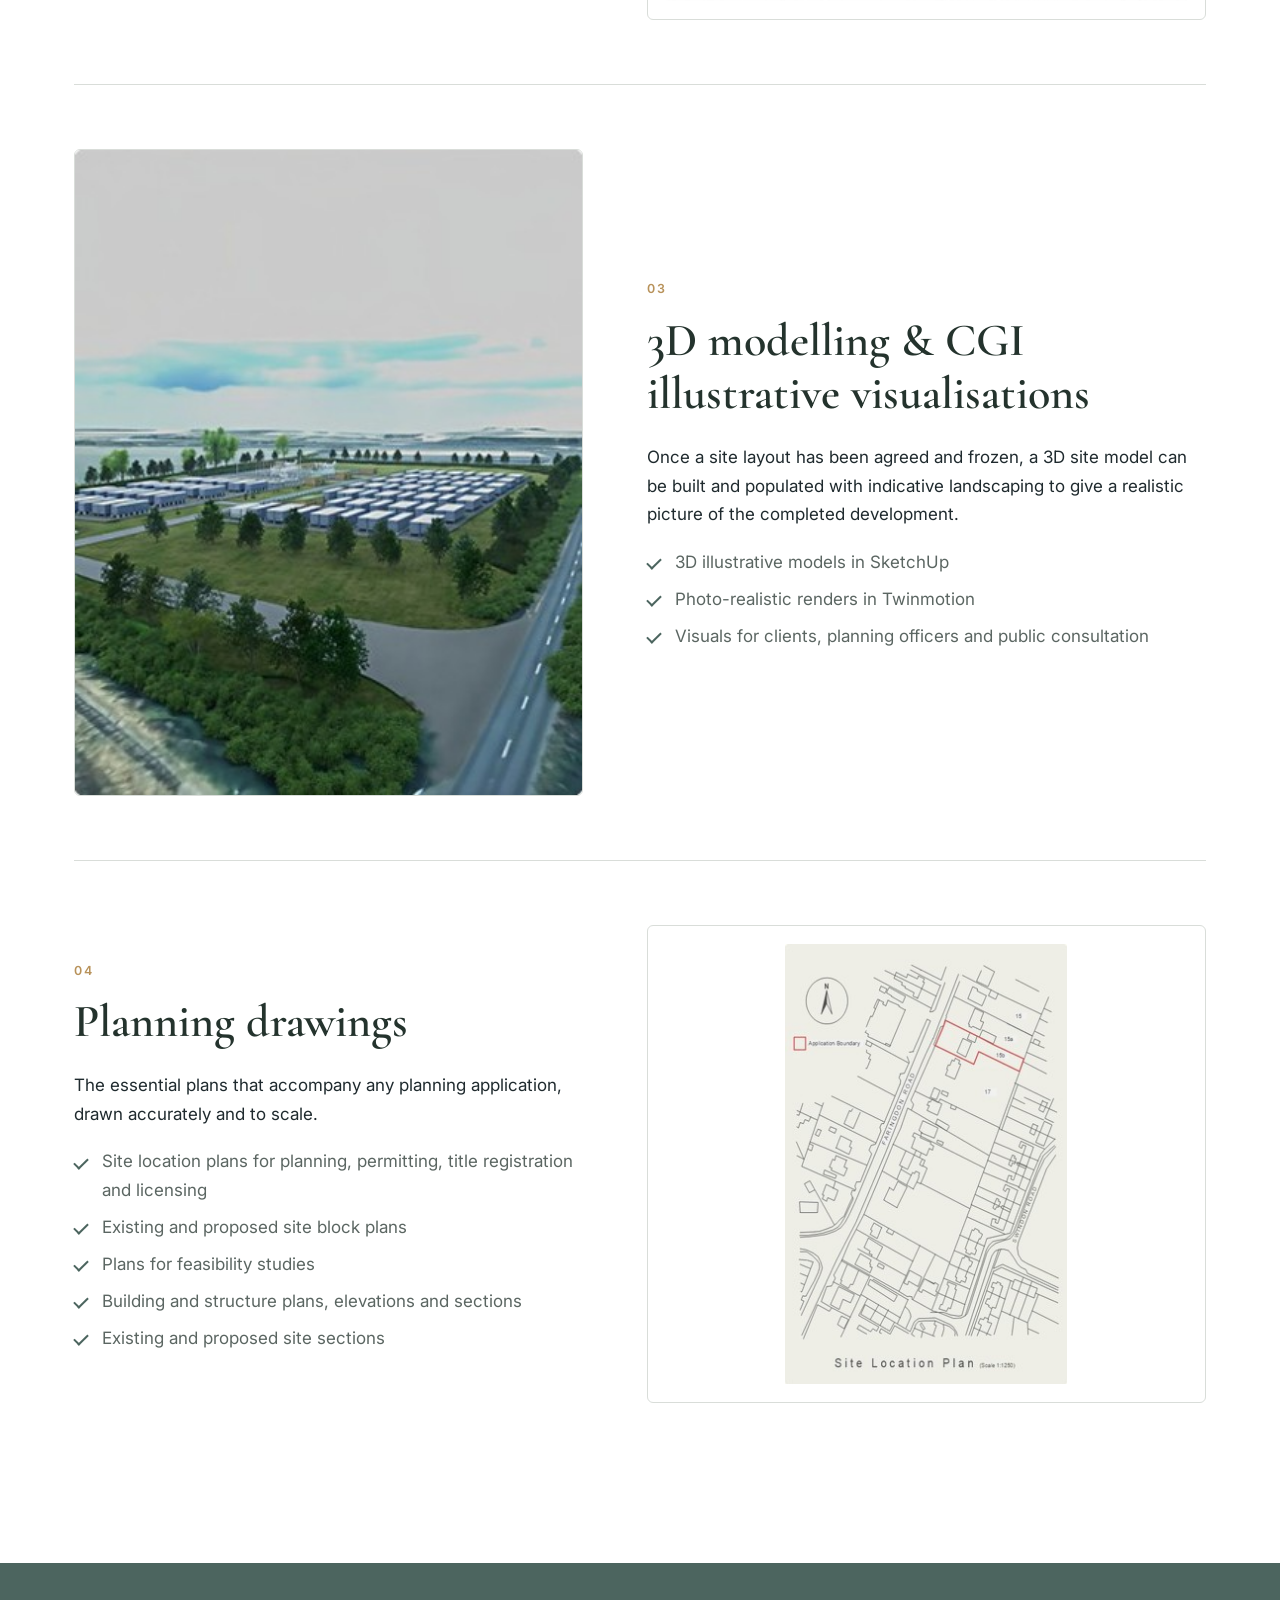
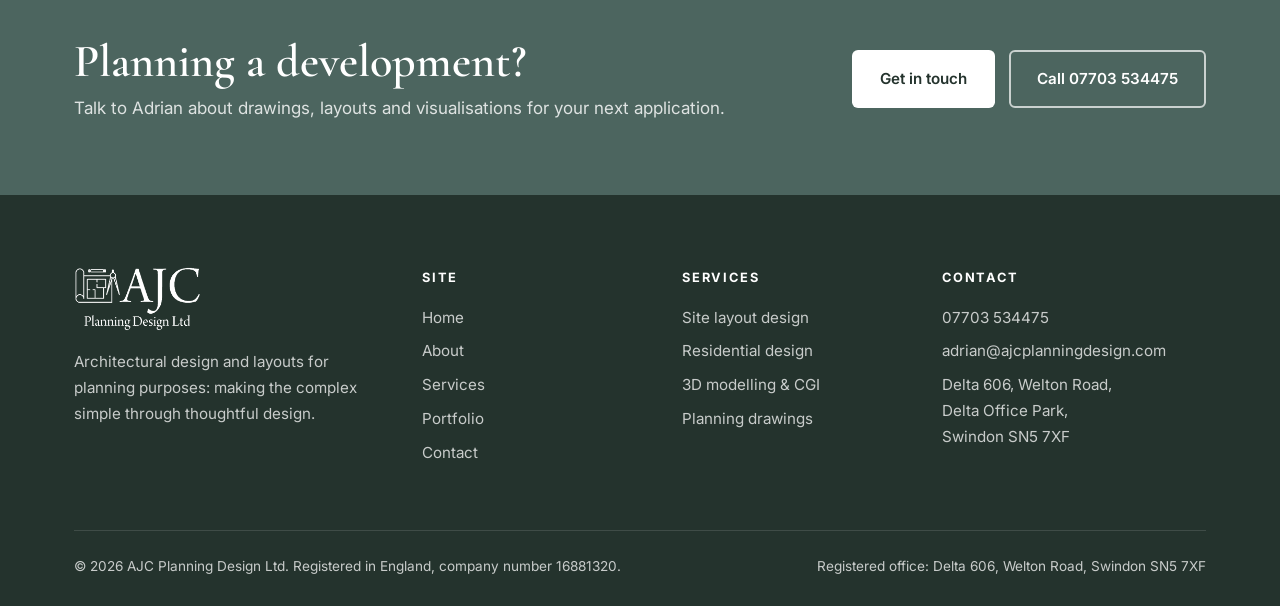
<file: services.html>
<!DOCTYPE html>
<html lang="en-GB">
<head>
<meta charset="utf-8">
<meta name="viewport" content="width=device-width, initial-scale=1">
<title>Services | AJC Planning Design Ltd</title>
<meta name="description" content="Site layout design, residential architectural design, planning drawings, 3D modelling and CGI visualisations.">
<meta property="og:title" content="Services | AJC Planning Design Ltd">
<meta property="og:description" content="Site layout design, residential architectural design, planning drawings, 3D modelling and CGI visualisations.">
<meta property="og:type" content="website">
<meta name="theme-color" content="#4c655f">
<link rel="icon" href="images/favicon.svg" type="image/svg+xml">
<link rel="preconnect" href="https://fonts.googleapis.com">
<link rel="preconnect" href="https://fonts.gstatic.com" crossorigin>
<link href="https://fonts.googleapis.com/css2?family=Cormorant+Garamond:wght@500;600;700&family=Inter:wght@400;500;600&display=swap" rel="stylesheet">
<link rel="stylesheet" href="css/styles.css">
</head>
<body>
<a class="skip-link" href="#main">Skip to main content</a>
<header class="site-header">
  <div class="container">
    <a class="brand" href="index.html" aria-label="AJC Planning Design Ltd, home"><img src="images/logo-white.png" alt="AJC Planning Design Ltd" width="243" height="122"></a>
    <button class="nav-toggle" aria-label="Open menu" aria-expanded="false" aria-controls="site-nav"><span></span><span></span><span></span></button>
    <nav class="nav" id="site-nav" aria-label="Main">
      <a href="index.html">Home</a><a href="about.html">About</a><a href="services.html" aria-current="page">Services</a><a href="portfolio.html">Portfolio</a>
      <a class="btn btn--light" href="contact.html">Get in touch</a>
    </nav>
  </div>
</header>
<main id="main">
<section class="page-hero">
  <div class="container">
    <span class="eyebrow">Services</span>
    <h1>Architectural design services</h1>
    <p>From the first site layout to photo-realistic visuals, everything you need to present a proposal for planning.</p>
  </div>
</section>

<section class="section">
  <div class="container">
    <div class="service-row" id="site-layout">
      <div class="service-media reveal"><img src="images/service-site-layout.jpg" alt="Coloured site layout plan for a detached house" loading="lazy"></div>
      <div class="reveal">
        <span class="eyebrow">01</span>
        <h2>Site layout design</h2>
        <p>Well-considered site layouts that balance the brief with access, boundaries, landscaping and planning policy.</p>
        <ul class="ticks">
          <li>Residential plots and housing layouts</li>
          <li>Residential and holiday lodge parks, designed to the relevant model standards</li>
          <li>Battery Energy Storage System (BESS) and infrastructure layouts</li>
          <li>Feasibility layouts to test site capacity</li>
        </ul>
      </div>
    </div>
    <div class="service-row" id="residential">
      <div class="service-media reveal"><img src="images/res-house-plans-elevations.jpg" alt="Coloured floor plans and elevations for a stone-built house" loading="lazy"></div>
      <div class="reveal">
        <span class="eyebrow">02</span>
        <h2>Residential architectural design</h2>
        <p>Existing and proposed drawings for homes of all kinds, from extensions to new builds and sensitive conversions of historical and listed buildings.</p>
        <ul class="ticks">
          <li>Floor plans, elevations and sections</li>
          <li>Extensions, alterations and conversions</li>
          <li>Drawings for planning and building control</li>
        </ul>
      </div>
    </div>
    <div class="service-row" id="visualisation">
      <div class="service-media service-media--photo reveal"><img src="images/service-3d-cgi.jpg" alt="Photo-realistic 3D render of a battery storage site in open countryside" loading="lazy"></div>
      <div class="reveal">
        <span class="eyebrow">03</span>
        <h2>3D modelling &amp; CGI illustrative visualisations</h2>
        <p>Once a site layout has been agreed and frozen, a 3D site model can be built and populated with indicative landscaping to give a realistic picture of the completed development.</p>
        <ul class="ticks">
          <li>3D illustrative models in SketchUp</li>
          <li>Photo-realistic renders in Twinmotion</li>
          <li>Visuals for clients, planning officers and public consultation</li>
        </ul>
      </div>
    </div>
    <div class="service-row" id="planning-drawings">
      <div class="service-media reveal"><img src="images/res-location-plan.jpg" alt="Site location plan with the application boundary marked in red" loading="lazy"></div>
      <div class="reveal">
        <span class="eyebrow">04</span>
        <h2>Planning drawings</h2>
        <p>The essential plans that accompany any planning application, drawn accurately and to scale.</p>
        <ul class="ticks">
          <li>Site location plans for planning, permitting, title registration and licensing</li>
          <li>Existing and proposed site block plans</li>
          <li>Plans for feasibility studies</li>
          <li>Building and structure plans, elevations and sections</li>
          <li>Existing and proposed site sections</li>
        </ul>
      </div>
    </div>
  </div>
</section>

<section class="cta-band">
  <div class="container">
    <div>
      <h2>Planning a development?</h2>
      <p>Talk to Adrian about drawings, layouts and visualisations for your next application.</p>
    </div>
    <div class="hero-actions">
      <a class="btn btn--light" href="contact.html">Get in touch</a>
      <a class="btn btn--outline-light" href="tel:+447703534475">Call 07703 534475</a>
    </div>
  </div>
</section>
</main>
<footer class="site-footer">
  <div class="container">
    <div class="footer-grid">
      <div>
        <img src="images/logo-white.png" alt="AJC Planning Design Ltd" width="243" height="122" loading="lazy">
        <p>Architectural design and layouts for planning purposes: making the complex simple through thoughtful design.</p>
      </div>
      <div>
        <h4>Site</h4>
        <ul>
          <li><a href="index.html">Home</a></li>
          <li><a href="about.html">About</a></li>
          <li><a href="services.html">Services</a></li>
          <li><a href="portfolio.html">Portfolio</a></li>
          <li><a href="contact.html">Contact</a></li>
        </ul>
      </div>
      <div>
        <h4>Services</h4>
        <ul>
          <li><a href="services.html#site-layout">Site layout design</a></li>
          <li><a href="services.html#residential">Residential design</a></li>
          <li><a href="services.html#visualisation">3D modelling &amp; CGI</a></li>
          <li><a href="services.html#planning-drawings">Planning drawings</a></li>
        </ul>
      </div>
      <div>
        <h4>Contact</h4>
        <ul>
          <li><a href="tel:+447703534475">07703 534475</a></li>
          <li><a href="mailto:adrian@ajcplanningdesign.com">adrian@ajcplanningdesign.com</a></li>
          <li>Delta 606, Welton Road,<br>Delta Office Park,<br>Swindon SN5 7XF</li>
        </ul>
      </div>
    </div>
    <div class="footer-bottom">
      <span>&copy; <span data-year>2026</span> AJC Planning Design Ltd. Registered in England, company number 16881320.</span>
      <span>Registered office: Delta 606, Welton Road, Swindon SN5 7XF</span>
    </div>
  </div>
</footer>
<script src="js/main.js" defer></script>
</body>
</html>
</file>
<file: css/styles.css>
/* AJC Planning Design Ltd — site styles */
:root {
  --green: #4c655f;
  --green-dark: #34473f;
  --green-deep: #24332d;
  --sage: #e8eeeb;
  --paper: #f7f6f2;
  --ink: #1f2a2e;
  --muted: #5b6662;
  --line: #d9ddd9;
  --accent: #b8925a;
  --white: #ffffff;
  --radius: 6px;
  --max: 1180px;
  --serif: "Cormorant Garamond", Georgia, "Times New Roman", serif;
  --sans: "Inter", system-ui, -apple-system, "Segoe UI", Roboto, sans-serif;
}

*, *::before, *::after { box-sizing: border-box; }
html { scroll-behavior: smooth; }
body {
  margin: 0;
  font-family: var(--sans);
  font-size: 17px;
  line-height: 1.7;
  color: var(--ink);
  background: var(--white);
  -webkit-font-smoothing: antialiased;
}
img { max-width: 100%; display: block; }
a { color: var(--green); }
a:hover { color: var(--green-deep); }

h1, h2, h3 { font-family: var(--serif); font-weight: 600; line-height: 1.15; margin: 0 0 .5em; color: var(--green-deep); }
h1 { font-size: clamp(2.5rem, 5vw, 4rem); }
h2 { font-size: clamp(2rem, 3.6vw, 2.9rem); }
h3 { font-size: 1.55rem; }
p { margin: 0 0 1.1em; }

.container { width: 100%; max-width: var(--max); margin: 0 auto; padding: 0 24px; }
.section { padding: 96px 0; }
.section--paper { background: var(--paper); }
.section--sage { background: var(--sage); }
.eyebrow {
  display: inline-block;
  font-size: .78rem;
  font-weight: 600;
  letter-spacing: .16em;
  text-transform: uppercase;
  color: var(--accent);
  margin-bottom: 14px;
}
.lead { font-size: 1.15rem; color: var(--muted); max-width: 680px; }
.section-head { max-width: 720px; margin-bottom: 52px; }
.section-head--center { text-align: center; margin-left: auto; margin-right: auto; }
.section-head--center .lead { margin: 0 auto; }

.skip-link { position: absolute; left: -999px; top: 8px; background: var(--white); padding: 8px 14px; z-index: 100; }
.skip-link:focus { left: 8px; }

/* Buttons */
.btn {
  display: inline-flex; align-items: center; gap: 8px;
  padding: 14px 26px;
  border-radius: var(--radius);
  font-weight: 600; font-size: .95rem;
  text-decoration: none;
  border: 2px solid transparent;
  transition: background .2s, color .2s, border-color .2s, transform .2s;
  cursor: pointer;
  font-family: var(--sans);
}
.btn:hover { transform: translateY(-1px); }
.btn--primary { background: var(--green); color: var(--white); }
.btn--primary:hover { background: var(--green-deep); color: var(--white); }
.btn--ghost { border-color: var(--green); color: var(--green); background: transparent; }
.btn--ghost:hover { background: var(--green); color: var(--white); }
.btn--light { background: var(--white); color: var(--green-deep); }
.btn--light:hover { background: var(--sage); color: var(--green-deep); }
.btn--outline-light { border-color: rgba(255,255,255,.7); color: var(--white); }
.btn--outline-light:hover { background: var(--white); color: var(--green-deep); }

/* Header */
.site-header {
  position: sticky; top: 0; z-index: 50;
  background: var(--green);
  box-shadow: 0 1px 0 rgba(0,0,0,.08);
}
.site-header .container { display: flex; align-items: center; justify-content: space-between; height: 92px; }
.brand img { height: 66px; width: auto; }
.nav { display: flex; align-items: center; gap: 6px; }
.nav a {
  color: rgba(255,255,255,.88);
  text-decoration: none;
  font-size: .95rem; font-weight: 500;
  padding: 8px 14px; border-radius: var(--radius);
}
.nav a:hover { color: var(--white); background: rgba(255,255,255,.1); }
.nav a[aria-current="page"] { color: var(--white); box-shadow: inset 0 -2px 0 var(--accent); border-radius: 0; }
.nav .btn { margin-left: 12px; padding: 10px 20px; }
.nav .btn--light { color: var(--green-deep); }
.nav .btn--light:hover { background: var(--sage); }
.nav-toggle {
  display: none; background: none; border: 0; color: var(--white);
  width: 44px; height: 44px; cursor: pointer; padding: 10px;
}
.nav-toggle span { display: block; height: 2px; background: currentColor; margin: 5px 0; transition: transform .2s, opacity .2s; }

/* Hero */
.hero { background: var(--paper); overflow: hidden; }
.hero .container { display: grid; grid-template-columns: 1.05fr 1fr; gap: 56px; align-items: center; padding-top: 80px; padding-bottom: 88px; }
.hero h1 { margin-bottom: 20px; }
.hero .lead { margin-bottom: 32px; }
.hero-actions { display: flex; flex-wrap: wrap; gap: 14px; }
.hero-meta { display: flex; gap: 36px; margin-top: 44px; padding-top: 28px; border-top: 1px solid var(--line); }
.hero-meta strong { display: block; font-family: var(--serif); font-size: 2.2rem; color: var(--green); line-height: 1; }
.hero-meta span { font-size: .85rem; color: var(--muted); }
.hero-mosaic { display: grid; grid-template-columns: 1fr 1fr; grid-template-rows: 1fr 1fr; gap: 14px; height: 520px; }
.hero-mosaic figure { margin: 0; border-radius: var(--radius); overflow: hidden; background: var(--white); box-shadow: 0 10px 30px rgba(36,51,45,.12); }
.hero-mosaic figure:first-child { grid-row: span 2; }
.hero-mosaic img { width: 100%; height: 100%; object-fit: cover; }

/* Page hero (inner pages) */
.page-hero { background: var(--green-deep); color: var(--white); padding: 84px 0 76px; position: relative; overflow: hidden; }
.page-hero::after {
  content: ""; position: absolute; inset: 0;
  background-image: linear-gradient(rgba(255,255,255,.05) 1px, transparent 1px), linear-gradient(90deg, rgba(255,255,255,.05) 1px, transparent 1px);
  background-size: 40px 40px;
  pointer-events: none;
}
.page-hero .container { position: relative; z-index: 1; }
.page-hero h1 { color: var(--white); margin-bottom: 14px; }
.page-hero p { color: rgba(255,255,255,.8); font-size: 1.15rem; max-width: 640px; margin: 0; }
.page-hero .eyebrow { color: #d9bd8f; }

/* Cards */
.grid { display: grid; gap: 28px; }
.grid--3 { grid-template-columns: repeat(3, 1fr); }
.grid--2 { grid-template-columns: repeat(2, 1fr); }
.card {
  background: var(--white);
  border: 1px solid var(--line);
  border-radius: var(--radius);
  overflow: hidden;
  display: flex; flex-direction: column;
  transition: box-shadow .25s, transform .25s;
}
.card:hover { box-shadow: 0 16px 40px rgba(36,51,45,.12); transform: translateY(-3px); }
.card-media { aspect-ratio: 4 / 3; background: var(--paper); overflow: hidden; border-bottom: 1px solid var(--line); }
.card-media img { width: 100%; height: 100%; object-fit: cover; transition: transform .5s; }
.card-media--contain img { object-fit: contain; padding: 14px; }
.card:hover .card-media img { transform: scale(1.03); }
.card-body { padding: 26px 28px 30px; flex: 1; display: flex; flex-direction: column; }
.card-body h3 { margin-bottom: 10px; }
.card-body p { color: var(--muted); font-size: .97rem; }
.card-tag { font-size: .72rem; font-weight: 600; letter-spacing: .12em; text-transform: uppercase; color: var(--accent); margin-bottom: 8px; }
.text-link { margin-top: auto; font-weight: 600; font-size: .92rem; text-decoration: none; color: var(--green); }
.text-link::after { content: " \2192"; }

/* Split */
.split { display: grid; grid-template-columns: 1fr 1fr; gap: 72px; align-items: center; }
.split--reverse > :first-child { order: 2; }
.portrait { border-radius: var(--radius); overflow: hidden; box-shadow: 0 18px 46px rgba(36,51,45,.18); max-width: 420px; justify-self: center; }
.portrait img { width: 100%; }

/* Feature list */
.features { display: grid; grid-template-columns: repeat(4, 1fr); gap: 32px; }
.feature { border-top: 2px solid var(--green); padding-top: 22px; }
.feature .num { font-family: var(--serif); font-size: 1.1rem; color: var(--accent); font-weight: 600; }
.feature h3 { font-size: 1.35rem; margin: 6px 0 8px; }
.feature p { color: var(--muted); font-size: .95rem; margin: 0; }

/* Sectors */
.sector { position: relative; border-radius: var(--radius); overflow: hidden; min-height: 360px; display: flex; align-items: flex-end; color: var(--white); text-decoration: none; }
.sector img { position: absolute; inset: 0; width: 100%; height: 100%; object-fit: cover; transition: transform .6s; }
.sector::before { content: ""; position: absolute; inset: 0; background: linear-gradient(180deg, rgba(36,51,45,0) 30%, rgba(36,51,45,.92) 100%); z-index: 1; }
.sector:hover img { transform: scale(1.05); }
.sector div { position: relative; z-index: 2; padding: 28px; }
.sector h3 { color: var(--white); margin-bottom: 6px; }
.sector p { margin: 0; color: rgba(255,255,255,.85); font-size: .95rem; }

/* Skills */
.chips { display: flex; flex-wrap: wrap; gap: 10px; margin: 8px 0 0; padding: 0; list-style: none; }
.chips li { background: var(--sage); color: var(--green-deep); font-size: .88rem; font-weight: 500; padding: 7px 14px; border-radius: 999px; }

/* Services detail */
.service-row { display: grid; grid-template-columns: 1fr 1.1fr; gap: 64px; align-items: center; padding: 64px 0; border-bottom: 1px solid var(--line); }
.service-row:last-child { border-bottom: 0; }
.service-row:nth-child(even) .service-media { order: 2; }
.service-media { background: var(--white); border: 1px solid var(--line); border-radius: var(--radius); padding: 18px; }
.service-media img { width: 100%; max-height: 440px; object-fit: contain; }
.service-media--photo { padding: 0; overflow: hidden; }
.service-media--photo img { object-fit: cover; max-height: none; }
.ticks { list-style: none; padding: 0; margin: 0 0 1.2em; }
.ticks li { position: relative; padding-left: 28px; margin-bottom: 8px; color: var(--muted); }
.ticks li::before { content: ""; position: absolute; left: 0; top: .6em; width: 14px; height: 8px; border-left: 2px solid var(--green); border-bottom: 2px solid var(--green); transform: rotate(-45deg); }

/* Portfolio */
.filters { display: flex; flex-wrap: wrap; gap: 10px; justify-content: center; margin-bottom: 44px; }
.filter {
  font-family: var(--sans); font-size: .92rem; font-weight: 600;
  padding: 10px 20px; border-radius: 999px; border: 1px solid var(--line);
  background: var(--white); color: var(--ink); cursor: pointer;
}
.filter:hover { border-color: var(--green); }
.filter.is-active { background: var(--green); border-color: var(--green); color: var(--white); }
.portfolio-item[hidden] { display: none; }
.portfolio-item button { all: unset; cursor: zoom-in; display: block; width: 100%; height: 100%; }
.portfolio-item button:focus-visible { outline: 3px solid var(--accent); outline-offset: -3px; }

/* Lightbox */
.lightbox { position: fixed; inset: 0; background: rgba(20,28,25,.92); display: none; align-items: center; justify-content: center; z-index: 200; padding: 40px; }
.lightbox.is-open { display: flex; }
.lightbox figure { margin: 0; max-width: 1100px; width: 100%; text-align: center; }
.lightbox img { max-height: 80vh; margin: 0 auto; background: var(--white); border-radius: var(--radius); }
.lightbox figcaption { color: var(--white); margin-top: 14px; font-size: .95rem; }
.lightbox-close { position: absolute; top: 18px; right: 22px; background: none; border: 0; color: var(--white); font-size: 2.4rem; cursor: pointer; line-height: 1; }

/* CTA band */
.cta-band { background: var(--green); color: var(--white); padding: 72px 0; }
.cta-band .container { display: flex; align-items: center; justify-content: space-between; gap: 32px; flex-wrap: wrap; }
.cta-band h2 { color: var(--white); margin: 0 0 6px; }
.cta-band p { margin: 0; color: rgba(255,255,255,.82); }
.cta-band .hero-actions { flex-shrink: 0; }

.cta-band--photo { background: linear-gradient(rgba(36,51,45,.86), rgba(52,71,63,.86)), url("../images/photo-floor-plan-desk.jpg") center / cover no-repeat; padding: 96px 0; }

/* Approach (home) */
.approach-head { display: grid; grid-template-columns: 1fr 1fr; gap: 56px; align-items: center; margin-bottom: 56px; }
.approach-head .section-head { margin-bottom: 0; }
.photo-pair { display: grid; grid-template-columns: 1fr 1fr; gap: 14px; }
.photo-pair img { width: 100%; height: 300px; object-fit: cover; border-radius: var(--radius); box-shadow: 0 10px 30px rgba(36,51,45,.14); }
.photo-pair img:last-child { margin-top: 28px; }

/* Contact */
.contact-grid { display: grid; grid-template-columns: 1fr 1.25fr; gap: 64px; }
.contact-list { list-style: none; padding: 0; margin: 28px 0 0; }
.contact-list li { display: flex; gap: 16px; padding: 18px 0; border-bottom: 1px solid var(--line); }
.contact-list li:first-child { border-top: 1px solid var(--line); }
.contact-list svg { flex-shrink: 0; width: 22px; height: 22px; color: var(--green); margin-top: 3px; }
.contact-list strong { display: block; font-size: .78rem; letter-spacing: .12em; text-transform: uppercase; color: var(--muted); font-weight: 600; }
.contact-list a { text-decoration: none; font-weight: 500; }
.form-card { background: var(--paper); border-radius: var(--radius); padding: 40px; border: 1px solid var(--line); }
.form-row { display: grid; grid-template-columns: 1fr 1fr; gap: 18px; }
.field { margin-bottom: 18px; }
.field label { display: block; font-size: .88rem; font-weight: 600; margin-bottom: 6px; }
.field input, .field select, .field textarea {
  width: 100%; font: inherit; font-size: .97rem;
  padding: 12px 14px; border: 1px solid #c8cec9; border-radius: var(--radius);
  background: var(--white); color: var(--ink);
}
.field input:focus, .field select:focus, .field textarea:focus { outline: 2px solid var(--green); outline-offset: 1px; border-color: var(--green); }
.field textarea { min-height: 150px; resize: vertical; }
.form-note { font-size: .85rem; color: var(--muted); margin: 14px 0 0; }

/* Footer */
.site-footer { background: var(--green-deep); color: rgba(255,255,255,.75); padding: 72px 0 28px; font-size: .95rem; }
.footer-grid { display: grid; grid-template-columns: 1.4fr 1fr 1fr 1.2fr; gap: 40px; }
.footer-grid img { height: 64px; width: auto; margin-bottom: 18px; }
.site-footer h4 { color: var(--white); font-family: var(--sans); font-size: .8rem; letter-spacing: .14em; text-transform: uppercase; margin: 0 0 16px; }
.site-footer ul { list-style: none; padding: 0; margin: 0; }
.site-footer li { margin-bottom: 8px; }
.site-footer a { color: rgba(255,255,255,.75); text-decoration: none; }
.site-footer a:hover { color: var(--white); }
.footer-bottom { margin-top: 56px; padding-top: 24px; border-top: 1px solid rgba(255,255,255,.12); display: flex; justify-content: space-between; flex-wrap: wrap; gap: 12px; font-size: .85rem; }

/* Reveal on scroll */
.reveal { opacity: 0; transform: translateY(18px); transition: opacity .7s ease, transform .7s ease; }
.reveal.is-visible { opacity: 1; transform: none; }
@media (prefers-reduced-motion: reduce) {
  .reveal { opacity: 1; transform: none; transition: none; }
  html { scroll-behavior: auto; }
}

/* Responsive */
@media (max-width: 1000px) {
  .features { grid-template-columns: repeat(2, 1fr); }
  .footer-grid { grid-template-columns: 1fr 1fr; }
  .grid--3 { grid-template-columns: repeat(2, 1fr); }
}
@media (max-width: 860px) {
  body { font-size: 16px; }
  .section { padding: 72px 0; }
  .nav-toggle { display: block; }
  .nav {
    position: absolute; top: 92px; left: 0; right: 0;
    flex-direction: column; align-items: stretch; gap: 0;
    background: var(--green-dark); padding: 12px 24px 24px;
    display: none;
  }
  .nav.is-open { display: flex; }
  .nav a { padding: 14px 4px; border-bottom: 1px solid rgba(255,255,255,.1); border-radius: 0; }
  .nav a[aria-current="page"] { box-shadow: inset 3px 0 0 var(--accent); padding-left: 14px; }
  .nav .btn { margin: 16px 0 0; justify-content: center; }
  .nav-toggle[aria-expanded="true"] span:nth-child(1) { transform: translateY(7px) rotate(45deg); }
  .nav-toggle[aria-expanded="true"] span:nth-child(2) { opacity: 0; }
  .nav-toggle[aria-expanded="true"] span:nth-child(3) { transform: translateY(-7px) rotate(-45deg); }
  .hero .container, .split, .service-row, .contact-grid, .approach-head { grid-template-columns: 1fr; gap: 40px; }
  .split--reverse > :first-child, .service-row:nth-child(even) .service-media { order: 0; }
  .hero .container { padding-top: 56px; padding-bottom: 64px; }
  .hero-mosaic { height: 380px; }
  .grid--2 { grid-template-columns: 1fr; }
}
@media (max-width: 600px) {
  .grid--3, .features, .footer-grid, .form-row { grid-template-columns: 1fr; }
  .hero-meta { gap: 22px; flex-wrap: wrap; }
  .form-card { padding: 26px; }
  .brand img { height: 54px; }
  .hero-mosaic { height: 300px; gap: 10px; }
  .photo-pair img { height: 220px; }
}
</file>
